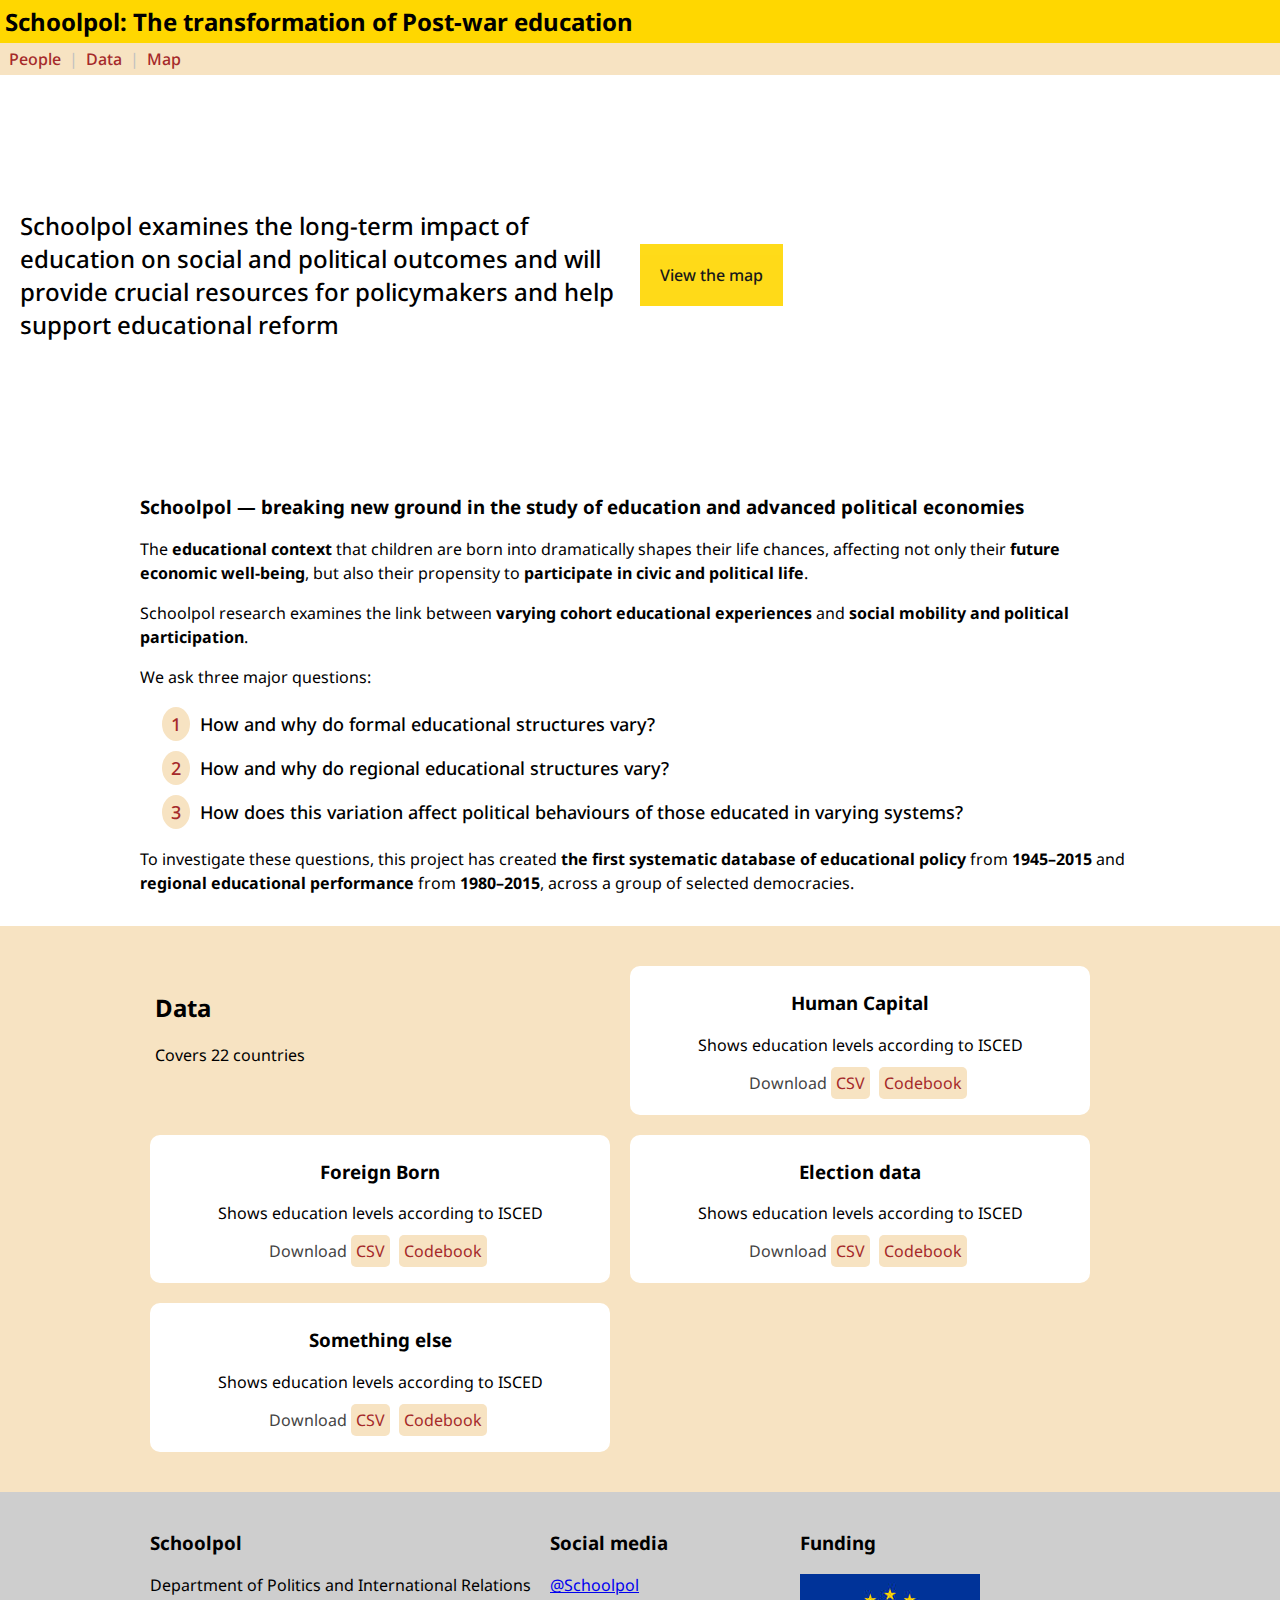
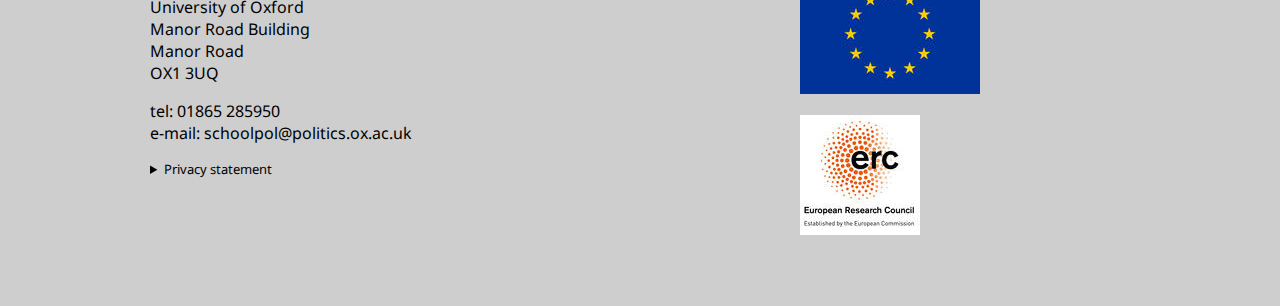
<file: index.html>
<!DOCTYPE html>
<html>
  <head>
    <meta charset="UTF-8">
    <meta name="viewport" content="width=device-width, initial-scale=1">
    <title>Schoolpol: The transformation of Post-war education</title>
    <meta name="description" content="Schoolpol project">
    <link rel="stylesheet" href="main.css">
  </head>
<body>
    <h1>Schoolpol: The transformation of Post-war education</h1>
    <nav>
        <a href="/people.html">People</a> |
        <a href="#data">Data</a> |
        <a href="https://map.schoolpol.org">Map</a>
    </nav>
    <div class="jumbotron">
      <div class="school-image">
        <p>Schoolpol examines the long-term impact of education on social
          and political outcomes and will provide crucial resources for
          policymakers and help support educational reform</p>
      </div>
      <div class="map-image">
        <p><a href="https://map.schoolpol.org">View the map</a></p>
      </div>
    </div>
    <main>
      <div id="about">
        <h2 style="display: none">About</h2>
        <h3>
Schoolpol &mdash; breaking new ground in the study of education and advanced political economies</h3>

        <p>The <strong>educational context</strong> that children are born into
          dramatically shapes their life chances, affecting not only their
          <strong>future economic well-being</strong>, but also their propensity to
          <strong>participate in civic and political life</strong>.
        </p>
        <p>Schoolpol research examines the link between <strong>varying cohort
            educational experiences</strong> and <strong>social mobility and political
            participation</strong>. </p>

        <p>
         We ask three major questions:
         <ol>
           <li>How and why do formal educational structures vary?</li>
           <li>How and why do regional educational structures vary?</li>
           <li>How does this variation affect political behaviours of those educated in varying systems?</li>
         </ol>
        </p>
        <p>To investigate these questions, this project has created <strong>the
            first systematic database of educational policy</strong> from <strong>1945&ndash;2015</strong>
          and <strong>regional educational performance</strong> from <strong>1980&ndash;2015</strong>, across a
          group of selected democracies.</p>

      </div>
      <div id="data">
        <div id="data-content">
        <div class="dataset-blurb">
          <h2>Data</h2>
          <p>Covers 22 countries</p>
        </div>
        <div class="dataset">
          <h3>Human Capital</h3>
          <p>Shows education levels according to ISCED</p>
          <p class="download">Download
            <a href="https://example.com/csv">CSV</a>
            <a href="#">Codebook</a>
        </div>
        <div class="dataset">
          <h3>Foreign Born</h3>
          <p>Shows education levels according to ISCED</p>
          <p class="download">Download
            <a href="https://example.com/csv">CSV</a>
            <a href="#">Codebook</a>
        </div>
        <div class="dataset">
          <h3>Election data</h3>
          <p>Shows education levels according to ISCED</p>
          <p class="download">Download
            <a href="https://example.com/csv">CSV</a>
            <a href="#">Codebook</a>
        </div>
        <div class="dataset">
          <h3>Something else</h3>
          <p>Shows education levels according to ISCED</p>
          <p class="download">Download
            <a href="https://example.com/csv">CSV</a>
            <a href="#">Codebook</a>
        </div>
        </div>
 
      </div>
      <footer>
        <div class="footer">
          <div class="footer-box" style="width: 40%">
            <h3>Schoolpol</h3>
            <p>Department of Politics and International Relations<br>
              University of Oxford<br>
              Manor Road Building<br>
              Manor Road<br>
              OX1 3UQ</p>
            <p>tel: 01865 285950<br>
              e-mail: schoolpol@politics.ox.ac.uk</p>
            <details><summary>Privacy statement</summary>
              This website is hosted on <a href="https://pages.github.com">GitHub Pages</a>. Some information may be
              collected by GitHub, which is not accessible to the owner of this website. GitHub has its own
              <a href="https://docs.github.com/en/github/site-policy/github-privacy-statement">privacy statement</a>
              that you can review. <strong>This website does not use cookies</strong>
            </details>

          </div>
          <div class="footer-box">
            <h3>Social media</h3>
            <p><a href="https://twitter.com/Schoolpol">@Schoolpol</a></p>
          </div>
          <div class="footer-box">
            <h3>Funding</h3>
            <p><img src="eu.jpg" alt="European Union"></p>
            <p><img src="erc.jpg" alt="European Research Council"></p>
          </div>
        </div>
      </footer>
    </main>
</body>
</html>
</file>
<file: main.css>
@import url("https://fonts.googleapis.com/css?family=Noto+Sans:400,500,bold");

body {
  margin: 0;
  font-family: "Noto Sans",-apple-system,BlinkMacSystemFont,"Segoe UI",Roboto,"Helvetica Neue",Arial,sans-serif,"Apple Color Emoji","Segoe UI Emoji","Segoe UI Symbol","Noto Color Emoji";
  font-weight: 400;
}

div#about, div#data-content {
  padding: 0px 20px;
  margin: auto;
  max-width: 1000px;
}

div#about {
  padding-bottom: 15px;
}
h1 {
  padding: 5px;
  font-size: x-large;
  background-color: gold;
  margin-top: 0px;
  margin-bottom: 0px;
}
h2#name {
  padding-top: 30px;
  max-width: 1000px;
  margin: auto;
  padding-left: 20px;
}
.jumbotron { display: flex; }
#people {
  display: flex;
  max-width: 1000px;
  margin: auto;
  padding-top: 20px;
}
#people figure { display: flex; }
#bio { display: flex; }
.school-image {
  background-image: url("https://raw.githubusercontent.com/schoolpol/schoolpol.github.io/main/shutterstock_germany_1953.jpg");
  background-repeat: no-repeat;
  background-size: cover;
  width: 50%;
  min-height: 400px;
  display: flex;
  align-items: center;
}
.map-image {
  display: flex;
  background-image: url("https://raw.githubusercontent.com/schoolpol/schoolpol.github.io/main/uk-schoolpol-map.png");
  background-repeat: no-repeat;
  background-size: cover;
  width: 50%;
  min-height: 400px;
  align-items: center;
}

.map-image p {
  text-align: center;
}

.map-image a {
  background-color: gold;
  color: black;
  padding: 20px;
  text-decoration: none;
  font-weight: 500;
  opacity: 0.9;
}

.map-image a:hover {
  background-color: goldenrod;
}

.school-image p {
  font-weight: 500;
  font-size: x-large;
  padding: 20px;
  background-color: rgb(255, 255, 255, 0.9);
}
nav {
  color: silver;
  background-color: #F7E3C2;
  padding: 5px;
  margin-top: 0px;
}

nav a {
  text-decoration: none;
  font-weight: 500;
  color: brown;
  padding: 4px;
}

nav a:hover {
  background: goldenrod;
}
#about ol {
  list-style: none;
  counter-reset: li;
  font-size: large;
  font-weight: 500;
}

#about p {
  line-height: 1.5;
}
#about li::before {
  content: counter(li);
  color: brown;
  display: inline-block;
  width: 1em;
  text-align: center;
  border-radius: 100%;
  margin-right: 10px;
  padding: 5px;
  justify-content: space-around;
  background-color: #F7E3C2;
  margin-left: -1em;
}
#about li {
  counter-increment: li;
  margin-bottom: 10px;
}

/* --------------- DATA section styles ------------------- */
div#data {
  width: 100%;
  background: #f7e3c2;
  padding: 30px 0px;
}
div#data-content {
  display: flex;
  flex-wrap: wrap;
}
div.dataset, div.dataset-blurb {
  width: 45%;
  min-width: 360px;
  border-radius: 10px;
  padding: 5px;
  margin: 10px;
}

div.dataset {
  background-color: white;
  text-align: center;
}

div.dataset p.download {
  color: #444444;
}
div.dataset p.download a {
    color: brown;
    background: #f7e3c2;
    padding: 5px;
    border-radius: 5px;
    margin-right: 5px;
    text-decoration: none;
}

div.dataset p.download a:hover {
  background: goldenrod;
}


/* --------------- FOOTER section styles ------------------- */

footer {
  background: #cecece;
  width: 100%;
  padding-top: 20px;
  padding-bottom: 50px;
}
footer details {
  font-size: small;
}
div.footer {
  max-width: 1000px;
  padding-left: 20px;
  margin: auto;
  display: flex;
}
div.footer-box {
  width: 25%;
}

/* ------------------- section styles --------------------- */

@media all and (max-width: 720px) {
  .jumbotron { flex-direction: column; }
  #people { flex-direction: column; }
  #people figure, #bio { width: 100%; }
  .school-image, .map-image { width: 100% }
  div#data-content { flex-direction: column; }
  div.dataset, div.dataset-blurb { width: 90% !important; }
  div.footer { flex-direction: column; }
  div.footer-box { width: 100% !important; }
}
</file>
